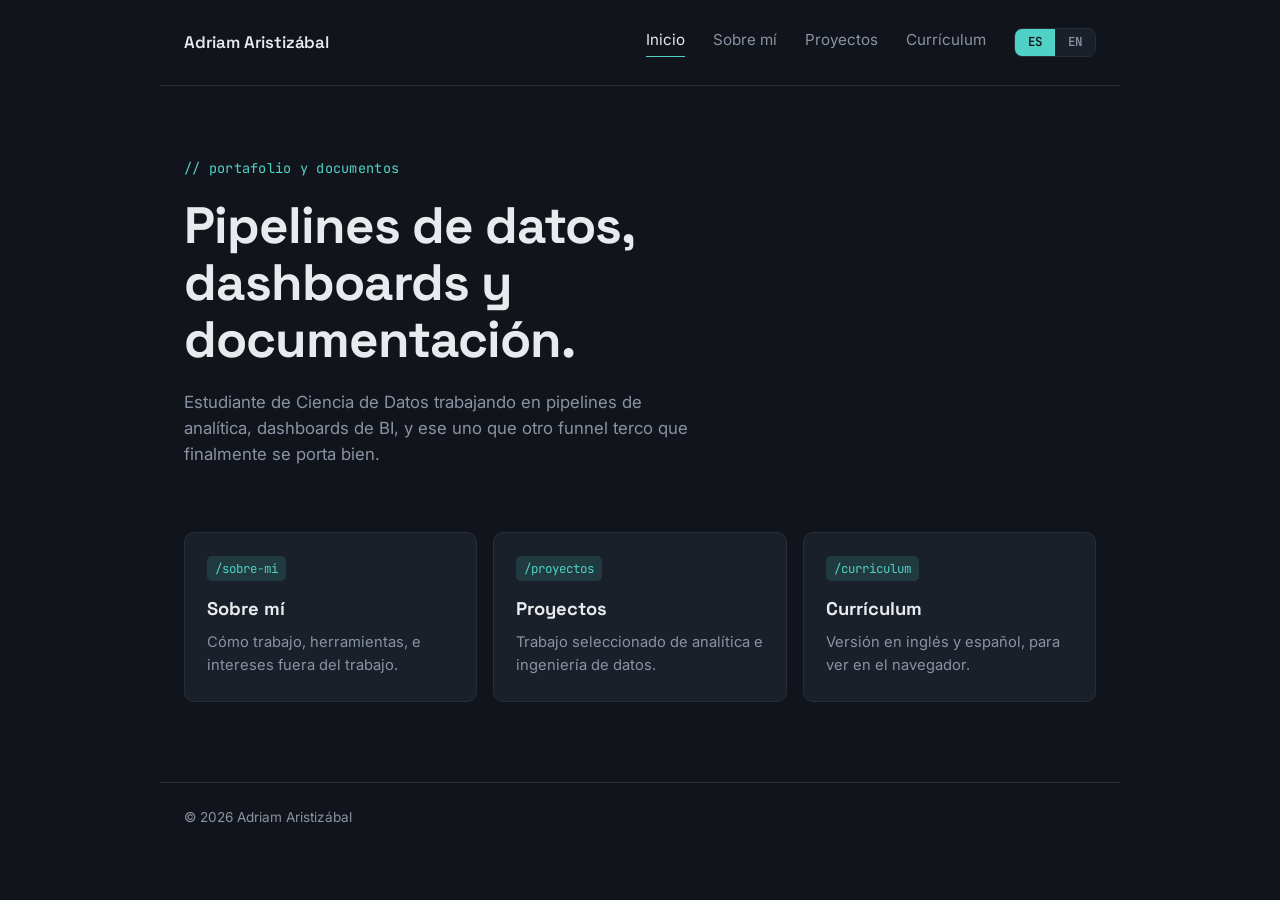
<file: index.html>
<!doctype html>
<html lang="es">
<head>
  <meta charset="UTF-8">
  <meta name="viewport" content="width=device-width, initial-scale=1.0">
  <title>Adriam Aristizábal — Portafolio</title>
  <meta name="description" content="Portafolio y documentos de Adriam Aristizábal.">
  <link rel="preconnect" href="https://fonts.googleapis.com">
  <link rel="preconnect" href="https://fonts.gstatic.com" crossorigin>
  <link href="https://fonts.googleapis.com/css2?family=Space+Grotesk:wght@500;600;700&family=Inter:wght@400;500;600&family=JetBrains+Mono:wght@400;500&display=swap" rel="stylesheet">
  <link rel="stylesheet" href="style.css">
</head>
<body>

  <header class="site-header">
    <a class="brand" href="index.html">Adriam Aristizábal</a>
    <div class="header-right">
      <nav class="nav">
        <a href="index.html" aria-current="page">Inicio</a>
        <a href="about.html">Sobre mí</a>
        <a href="projects.html">Proyectos</a>
        <a href="documents.html">Currículum</a>
      </nav>
      <div class="lang-switch">
        <span class="lang-current">ES</span>
        <a class="lang-option" href="en/index.html">EN</a>
      </div>
    </div>
  </header>

  <main>
    <section class="hero">
      <p class="eyebrow">// portafolio y documentos</p>
      <h1>Pipelines de datos,<br>dashboards y<br>documentación.</h1>
      <p class="hero-sub">Estudiante de Ciencia de Datos trabajando en pipelines de analítica, dashboards de BI, y ese uno que otro funnel terco que finalmente se porta bien.</p>
    </section>

    <section class="cards">
      <a class="card" href="about.html">
        <span class="card-path">/sobre-mi</span>
        <h2>Sobre mí</h2>
        <p>Cómo trabajo, herramientas, e intereses fuera del trabajo.</p>
      </a>
      <a class="card" href="projects.html">
        <span class="card-path">/proyectos</span>
        <h2>Proyectos</h2>
        <p>Trabajo seleccionado de analítica e ingeniería de datos.</p>
      </a>
      <a class="card" href="documents.html">
        <span class="card-path">/curriculum</span>
        <h2>Currículum</h2>
        <p>Versión en inglés y español, para ver en el navegador.</p>
      </a>
    </section>
  </main>

  <footer class="site-footer">
    <span>&copy; <span id="year"></span> Adriam Aristizábal</span>
  </footer>

  <script>document.getElementById('year').textContent = new Date().getFullYear();</script>
</body>
</html>
</file>
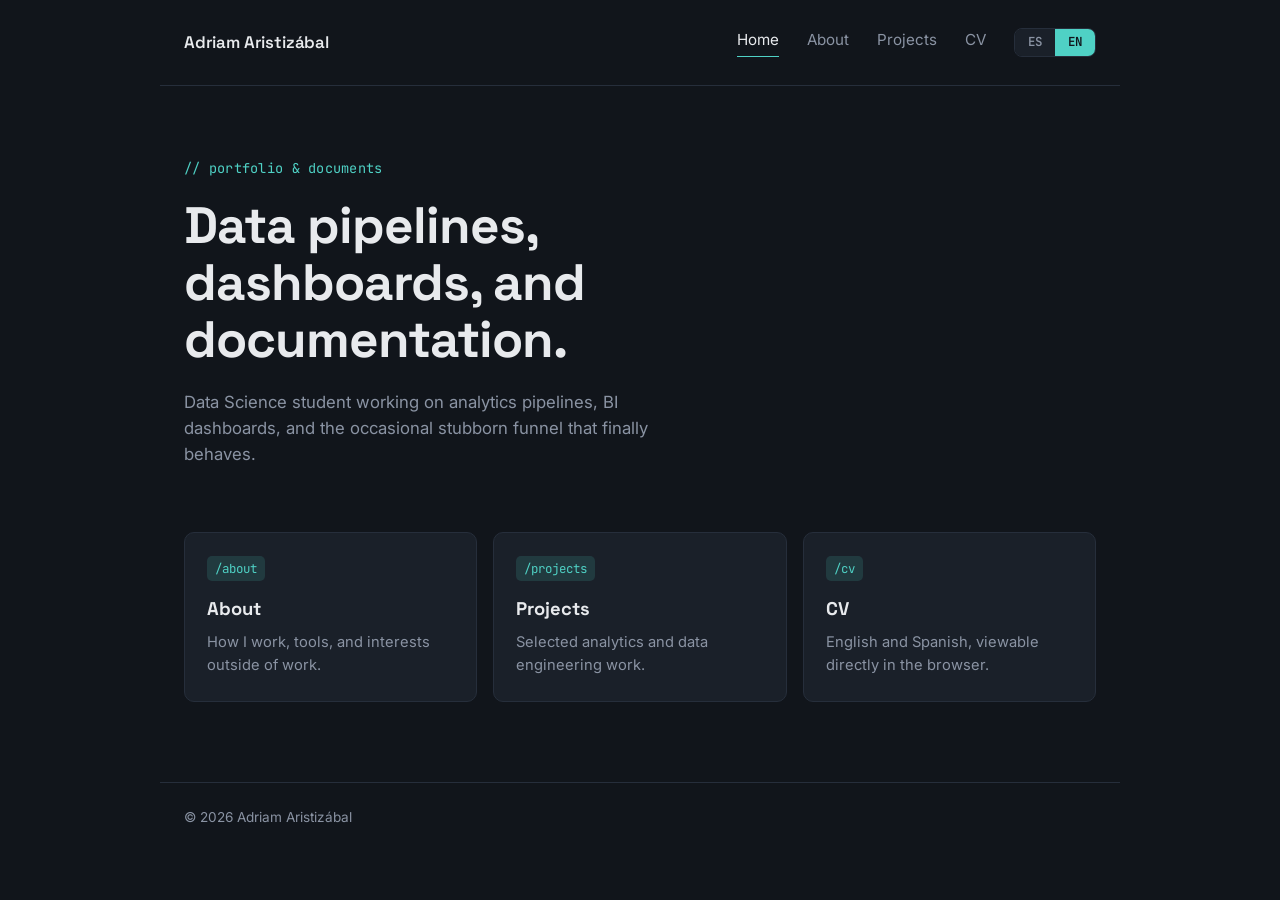
<file: en/index.html>
<!doctype html>
<html lang="en">
<head>
  <meta charset="UTF-8">
  <meta name="viewport" content="width=device-width, initial-scale=1.0">
  <title>Adriam Aristizábal — Portfolio</title>
  <meta name="description" content="Portfolio and documents for Adriam Aristizábal.">
  <link rel="preconnect" href="https://fonts.googleapis.com">
  <link rel="preconnect" href="https://fonts.gstatic.com" crossorigin>
  <link href="https://fonts.googleapis.com/css2?family=Space+Grotesk:wght@500;600;700&family=Inter:wght@400;500;600&family=JetBrains+Mono:wght@400;500&display=swap" rel="stylesheet">
  <link rel="stylesheet" href="../style.css">
</head>
<body>

  <header class="site-header">
    <a class="brand" href="index.html">Adriam Aristizábal</a>
    <div class="header-right">
      <nav class="nav">
        <a href="index.html" aria-current="page">Home</a>
        <a href="about.html">About</a>
        <a href="projects.html">Projects</a>
        <a href="documents.html">CV</a>
      </nav>
      <div class="lang-switch">
        <a class="lang-option" href="../index.html">ES</a>
        <span class="lang-current">EN</span>
      </div>
    </div>
  </header>

  <main>
    <section class="hero">
      <p class="eyebrow">// portfolio &amp; documents</p>
      <h1>Data pipelines,<br>dashboards, and<br>documentation.</h1>
      <p class="hero-sub">Data Science student working on analytics pipelines, BI dashboards, and the occasional stubborn funnel that finally behaves.</p>
    </section>

    <section class="cards">
      <a class="card" href="about.html">
        <span class="card-path">/about</span>
        <h2>About</h2>
        <p>How I work, tools, and interests outside of work.</p>
      </a>
      <a class="card" href="projects.html">
        <span class="card-path">/projects</span>
        <h2>Projects</h2>
        <p>Selected analytics and data engineering work.</p>
      </a>
      <a class="card" href="documents.html">
        <span class="card-path">/cv</span>
        <h2>CV</h2>
        <p>English and Spanish, viewable directly in the browser.</p>
      </a>
    </section>
  </main>

  <footer class="site-footer">
    <span>&copy; <span id="year"></span> Adriam Aristizábal</span>
  </footer>

  <script>document.getElementById('year').textContent = new Date().getFullYear();</script>
</body>
</html>
</file>
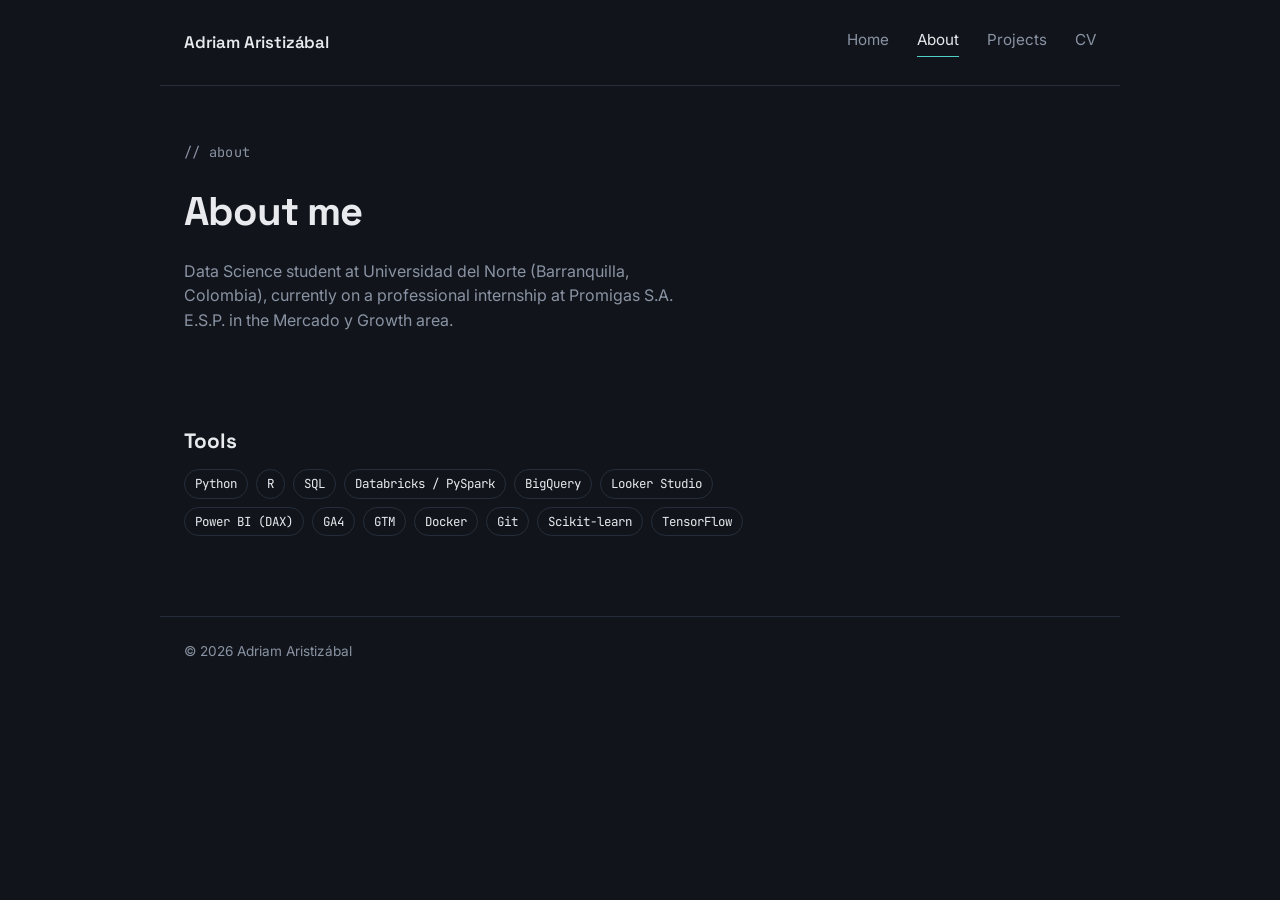
<file: about.html>
<!doctype html>
<html lang="es">
<head>
  <meta charset="UTF-8">
  <meta name="viewport" content="width=device-width, initial-scale=1.0">
  <title>About — Adriam Aristizábal</title>
  <link rel="preconnect" href="https://fonts.googleapis.com">
  <link rel="preconnect" href="https://fonts.gstatic.com" crossorigin>
  <link href="https://fonts.googleapis.com/css2?family=Space+Grotesk:wght@500;600;700&family=Inter:wght@400;500;600&family=JetBrains+Mono:wght@400;500&display=swap" rel="stylesheet">
  <link rel="stylesheet" href="style.css">
</head>
<body>

  <header class="site-header">
    <a class="brand" href="index.html">Adriam Aristizábal</a>
    <nav class="nav">
      <a href="index.html">Home</a>
      <a href="about.html" aria-current="page">About</a>
      <a href="projects.html">Projects</a>
      <a href="documents.html">CV</a>
    </nav>
  </header>

  <main>
    <section class="page-hero">
      <p class="eyebrow">// about</p>
      <h1>About me</h1>
      <p>Data Science student at Universidad del Norte (Barranquilla, Colombia), currently on a professional internship at Promigas S.A. E.S.P. in the Mercado y Growth area.</p>
    </section>

    <section class="content-block">
      <h2>Tools</h2>
      <div class="tag-row">
        <span class="tag">Python</span>
        <span class="tag">R</span>
        <span class="tag">SQL</span>
        <span class="tag">Databricks / PySpark</span>
        <span class="tag">BigQuery</span>
        <span class="tag">Looker Studio</span>
        <span class="tag">Power BI (DAX)</span>
        <span class="tag">GA4</span>
        <span class="tag">GTM</span>
        <span class="tag">Docker</span>
        <span class="tag">Git</span>
        <span class="tag">Scikit-learn</span>
        <span class="tag">TensorFlow</span>
      </div>
    </section>
  </main>

  <footer class="site-footer">
    <span>&copy; <span id="year"></span> Adriam Aristizábal</span>
  </footer>

  <script>document.getElementById('year').textContent = new Date().getFullYear();</script>
</body>
</html>
</file>
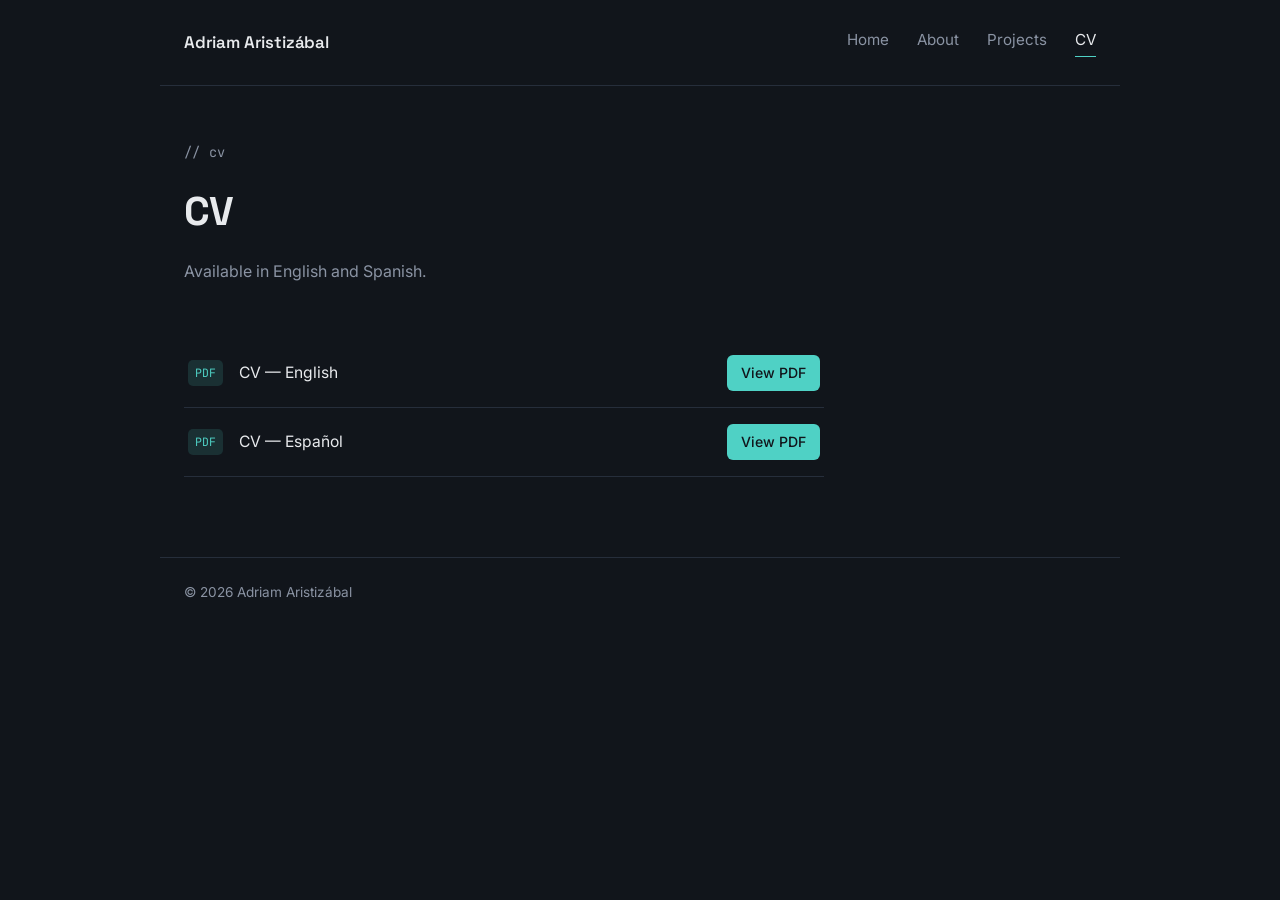
<file: documents.html>
<!doctype html>
<html lang="es">
<head>
  <meta charset="UTF-8">
  <meta name="viewport" content="width=device-width, initial-scale=1.0">
  <title>CV — Adriam Aristizábal</title>
  <link rel="preconnect" href="https://fonts.googleapis.com">
  <link rel="preconnect" href="https://fonts.gstatic.com" crossorigin>
  <link href="https://fonts.googleapis.com/css2?family=Space+Grotesk:wght@500;600;700&family=Inter:wght@400;500;600&family=JetBrains+Mono:wght@400;500&display=swap" rel="stylesheet">
  <link rel="stylesheet" href="style.css">
</head>
<body>

  <header class="site-header">
    <a class="brand" href="index.html">Adriam Aristizábal</a>
    <nav class="nav">
      <a href="index.html">Home</a>
      <a href="about.html">About</a>
      <a href="projects.html">Projects</a>
      <a href="documents.html" aria-current="page">CV</a>
    </nav>
  </header>

  <main>
    <section class="page-hero">
      <p class="eyebrow">// cv</p>
      <h1>CV</h1>
      <p>Available in English and Spanish.</p>
    </section>

    <section class="doc-list">
      <div class="doc-row">
        <span class="doc-icon">PDF</span>
        <div class="doc-info">
          <span class="doc-name">CV — English</span>
        </div>
        <a class="doc-download" href="pdfs/Adriam_Aristizabal_EN.pdf" target="_blank" rel="noopener">View PDF</a>
      </div>

      <div class="doc-row">
        <span class="doc-icon">PDF</span>
        <div class="doc-info">
          <span class="doc-name">CV — Español</span>
        </div>
        <a class="doc-download" href="pdfs/Adriam_Aristizabal_ES.pdf" target="_blank" rel="noopener">View PDF</a>
      </div>
    </section>
  </main>

  <footer class="site-footer">
    <span>&copy; <span id="year"></span> Adriam Aristizábal</span>
  </footer>

  <script>document.getElementById('year').textContent = new Date().getFullYear();</script>
</body>
</html>
</file>
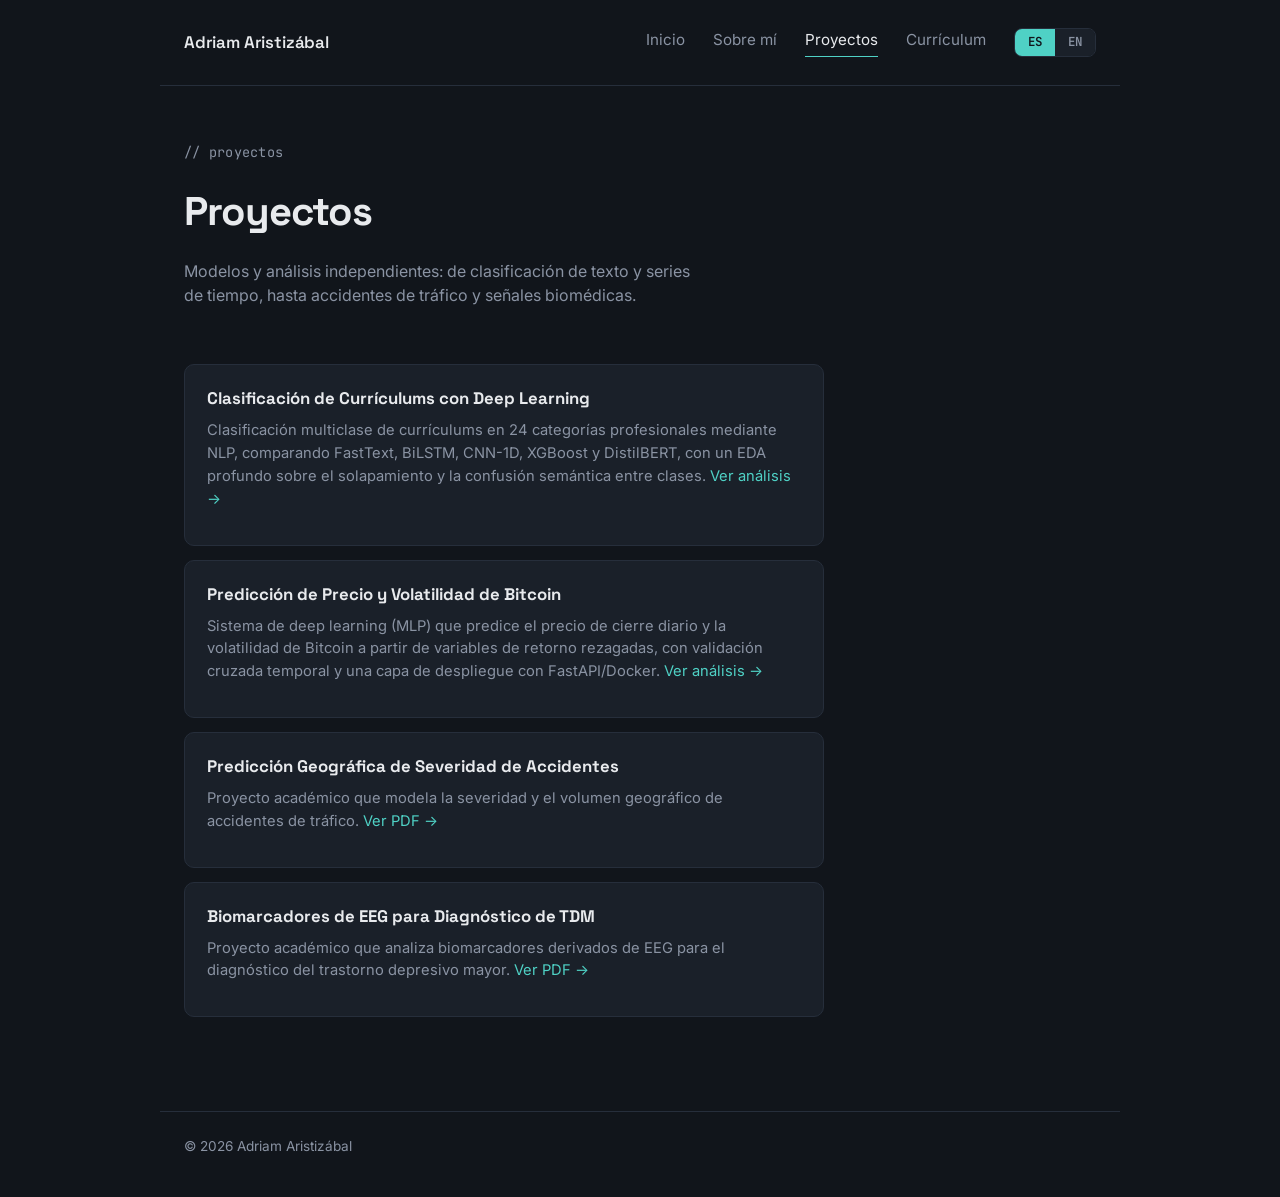
<file: projects.html>
<!doctype html>
<html lang="es">
<head>
  <meta charset="UTF-8">
  <meta name="viewport" content="width=device-width, initial-scale=1.0">
  <title>Proyectos — Adriam Aristizábal</title>
  <link rel="preconnect" href="https://fonts.googleapis.com">
  <link rel="preconnect" href="https://fonts.gstatic.com" crossorigin>
  <link href="https://fonts.googleapis.com/css2?family=Space+Grotesk:wght@500;600;700&family=Inter:wght@400;500;600&family=JetBrains+Mono:wght@400;500&display=swap" rel="stylesheet">
  <link rel="stylesheet" href="style.css">
</head>
<body>

  <header class="site-header">
    <a class="brand" href="index.html">Adriam Aristizábal</a>
    <div class="header-right">
      <nav class="nav">
        <a href="index.html">Inicio</a>
        <a href="about.html">Sobre mí</a>
        <a href="projects.html" aria-current="page">Proyectos</a>
        <a href="documents.html">Currículum</a>
      </nav>
      <div class="lang-switch">
        <span class="lang-current">ES</span>
        <a class="lang-option" href="en/projects.html">EN</a>
      </div>
    </div>
  </header>

  <main>
    <section class="page-hero">
      <p class="eyebrow">// proyectos</p>
      <h1>Proyectos</h1>
      <p>Modelos y análisis independientes: de clasificación de texto y series de tiempo, hasta accidentes de tráfico y señales biomédicas.</p>
    </section>

    <section class="content-block">
      <div class="project-row">
        <h3>Clasificación de Currículums con Deep Learning</h3>
        <p>Clasificación multiclase de currículums en 24 categorías profesionales mediante NLP, comparando FastText, BiLSTM, CNN-1D, XGBoost y DistilBERT, con un EDA profundo sobre el solapamiento y la confusión semántica entre clases. <a href="https://ansemon.github.io/DLP2/general_analysis.html" target="_blank" rel="noopener" style="color:var(--accent)">Ver análisis →</a></p>
      </div>

      <div class="project-row">
        <h3>Predicción de Precio y Volatilidad de Bitcoin</h3>
        <p>Sistema de deep learning (MLP) que predice el precio de cierre diario y la volatilidad de Bitcoin a partir de variables de retorno rezagadas, con validación cruzada temporal y una capa de despliegue con FastAPI/Docker. <a href="https://ansemon.github.io/proybtc/intro.html" target="_blank" rel="noopener" style="color:var(--accent)">Ver análisis →</a></p>
      </div>

      <div class="project-row">
        <h3>Predicción Geográfica de Severidad de Accidentes</h3>
        <p>Proyecto académico que modela la severidad y el volumen geográfico de accidentes de tráfico. <a href="pdfs/Prediccion geografica de severidad y volumen de accidentes de trafico.pdf" target="_blank" rel="noopener" style="color:var(--accent)">Ver PDF →</a></p>
      </div>

      <div class="project-row">
        <h3>Biomarcadores de EEG para Diagnóstico de TDM</h3>
        <p>Proyecto académico que analiza biomarcadores derivados de EEG para el diagnóstico del trastorno depresivo mayor. <a href="pdfs/Analisis de  biomarcadores para el diagnostico de trastorno depresivo mayor.pdf" target="_blank" rel="noopener" style="color:var(--accent)">Ver PDF →</a></p>
      </div>
    </section>
  </main>

  <footer class="site-footer">
    <span>&copy; <span id="year"></span> Adriam Aristizábal</span>
  </footer>

  <script>document.getElementById('year').textContent = new Date().getFullYear();</script>
</body>
</html>
</file>
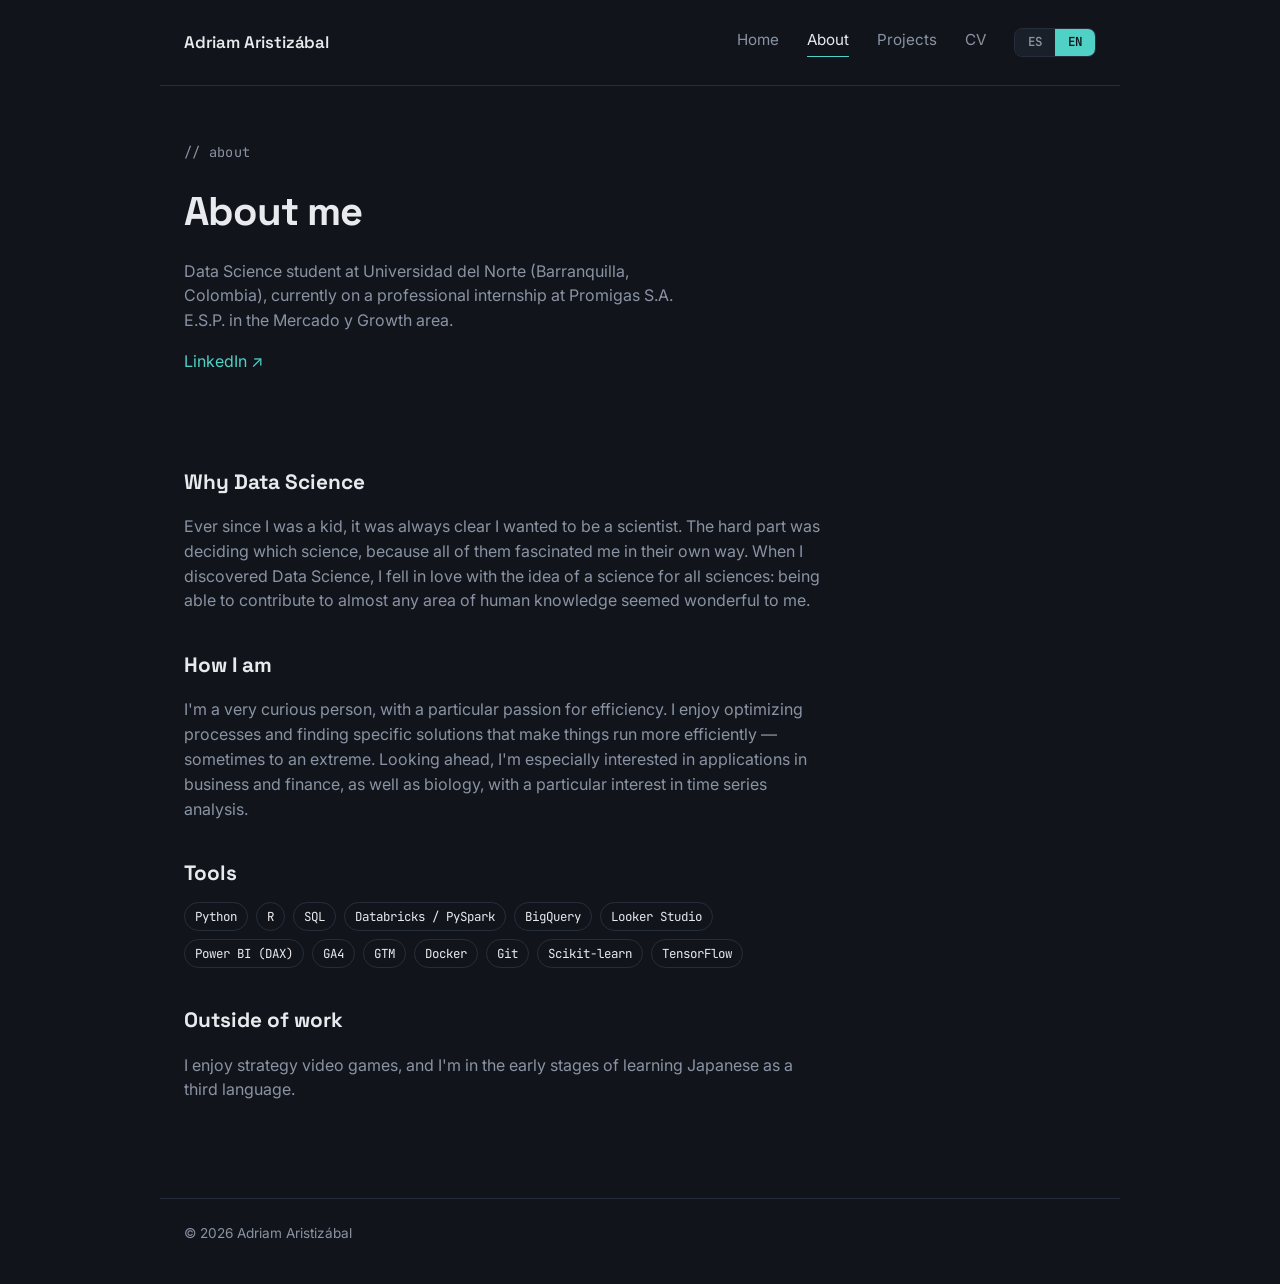
<file: en/about.html>
<!doctype html>
<html lang="en">
<head>
  <meta charset="UTF-8">
  <meta name="viewport" content="width=device-width, initial-scale=1.0">
  <title>About — Adriam Aristizábal</title>
  <link rel="preconnect" href="https://fonts.googleapis.com">
  <link rel="preconnect" href="https://fonts.gstatic.com" crossorigin>
  <link href="https://fonts.googleapis.com/css2?family=Space+Grotesk:wght@500;600;700&family=Inter:wght@400;500;600&family=JetBrains+Mono:wght@400;500&display=swap" rel="stylesheet">
  <link rel="stylesheet" href="../style.css">
</head>
<body>

  <header class="site-header">
    <a class="brand" href="index.html">Adriam Aristizábal</a>
    <div class="header-right">
      <nav class="nav">
        <a href="index.html">Home</a>
        <a href="about.html" aria-current="page">About</a>
        <a href="projects.html">Projects</a>
        <a href="documents.html">CV</a>
      </nav>
      <div class="lang-switch">
        <a class="lang-option" href="../about.html">ES</a>
        <span class="lang-current">EN</span>
      </div>
    </div>
  </header>

  <main>
    <section class="page-hero">
      <p class="eyebrow">// about</p>
      <h1>About me</h1>
      <p>Data Science student at Universidad del Norte (Barranquilla, Colombia), currently on a professional internship at Promigas S.A. E.S.P. in the Mercado y Growth area.</p>
      <p><a href="https://www.linkedin.com/in/adriam-aristizabal-225b82191" target="_blank" rel="noopener" style="color:var(--accent)">LinkedIn ↗</a></p>
    </section>

    <section class="content-block">
      <h2>Why Data Science</h2>
      <p>Ever since I was a kid, it was always clear I wanted to be a scientist. The hard part was deciding which science, because all of them fascinated me in their own way. When I discovered Data Science, I fell in love with the idea of a science for all sciences: being able to contribute to almost any area of human knowledge seemed wonderful to me.</p>

      <h2>How I am</h2>
      <p>I'm a very curious person, with a particular passion for efficiency. I enjoy optimizing processes and finding specific solutions that make things run more efficiently — sometimes to an extreme. Looking ahead, I'm especially interested in applications in business and finance, as well as biology, with a particular interest in time series analysis.</p>

      <h2>Tools</h2>
      <div class="tag-row">
        <span class="tag">Python</span>
        <span class="tag">R</span>
        <span class="tag">SQL</span>
        <span class="tag">Databricks / PySpark</span>
        <span class="tag">BigQuery</span>
        <span class="tag">Looker Studio</span>
        <span class="tag">Power BI (DAX)</span>
        <span class="tag">GA4</span>
        <span class="tag">GTM</span>
        <span class="tag">Docker</span>
        <span class="tag">Git</span>
        <span class="tag">Scikit-learn</span>
        <span class="tag">TensorFlow</span>
      </div>

      <h2>Outside of work</h2>
      <p>I enjoy strategy video games, and I'm in the early stages of learning Japanese as a third language.</p>
    </section>
  </main>

  <footer class="site-footer">
    <span>&copy; <span id="year"></span> Adriam Aristizábal</span>
  </footer>

  <script>document.getElementById('year').textContent = new Date().getFullYear();</script>
</body>
</html>
</file>
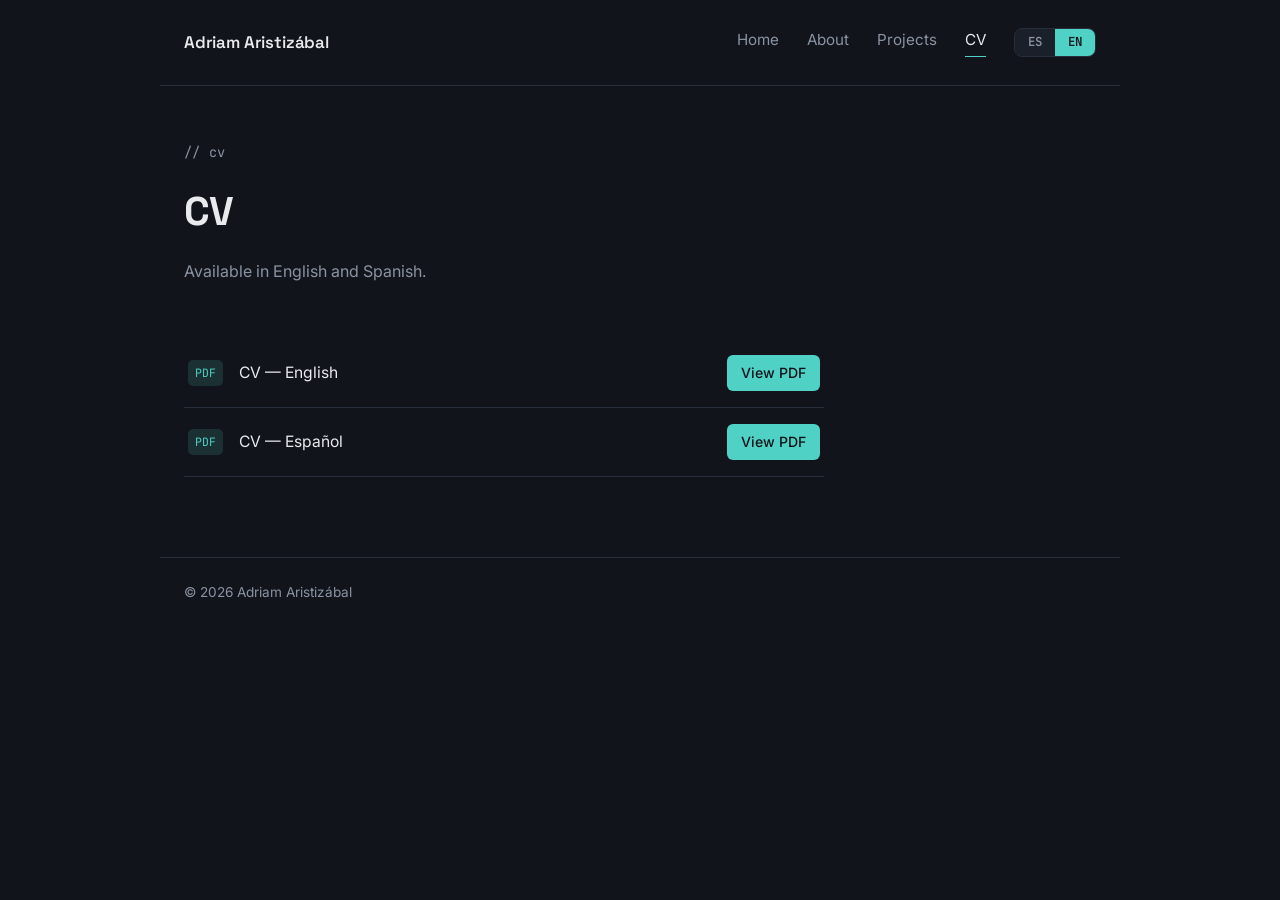
<file: en/documents.html>
<!doctype html>
<html lang="en">
<head>
  <meta charset="UTF-8">
  <meta name="viewport" content="width=device-width, initial-scale=1.0">
  <title>CV — Adriam Aristizábal</title>
  <link rel="preconnect" href="https://fonts.googleapis.com">
  <link rel="preconnect" href="https://fonts.gstatic.com" crossorigin>
  <link href="https://fonts.googleapis.com/css2?family=Space+Grotesk:wght@500;600;700&family=Inter:wght@400;500;600&family=JetBrains+Mono:wght@400;500&display=swap" rel="stylesheet">
  <link rel="stylesheet" href="../style.css">
</head>
<body>

  <header class="site-header">
    <a class="brand" href="index.html">Adriam Aristizábal</a>
    <div class="header-right">
      <nav class="nav">
        <a href="index.html">Home</a>
        <a href="about.html">About</a>
        <a href="projects.html">Projects</a>
        <a href="documents.html" aria-current="page">CV</a>
      </nav>
      <div class="lang-switch">
        <a class="lang-option" href="../documents.html">ES</a>
        <span class="lang-current">EN</span>
      </div>
    </div>
  </header>

  <main>
    <section class="page-hero">
      <p class="eyebrow">// cv</p>
      <h1>CV</h1>
      <p>Available in English and Spanish.</p>
    </section>

    <section class="doc-list">
      <div class="doc-row">
        <span class="doc-icon">PDF</span>
        <div class="doc-info">
          <span class="doc-name">CV — English</span>
        </div>
        <a class="doc-download" href="../pdfs/Adriam_Aristizabal_EN.pdf" target="_blank" rel="noopener">View PDF</a>
      </div>

      <div class="doc-row">
        <span class="doc-icon">PDF</span>
        <div class="doc-info">
          <span class="doc-name">CV — Español</span>
        </div>
        <a class="doc-download" href="../pdfs/Adriam_Aristizabal_ES.pdf" target="_blank" rel="noopener">View PDF</a>
      </div>
    </section>
  </main>

  <footer class="site-footer">
    <span>&copy; <span id="year"></span> Adriam Aristizábal</span>
  </footer>

  <script>document.getElementById('year').textContent = new Date().getFullYear();</script>
</body>
</html>
</file>
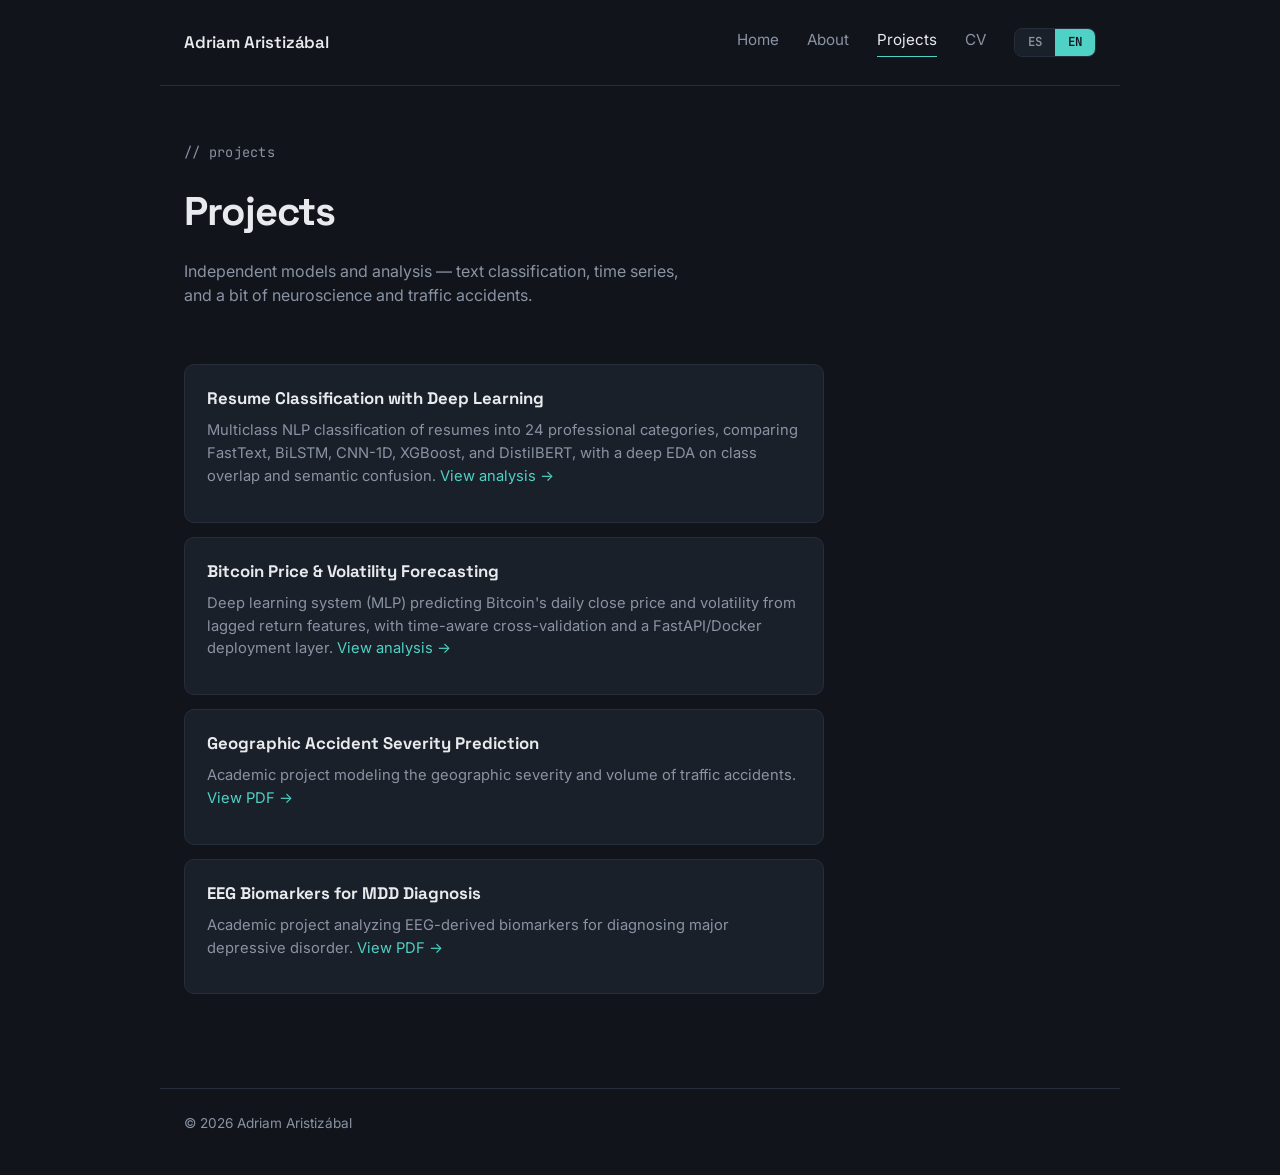
<file: en/projects.html>
<!doctype html>
<html lang="en">
<head>
  <meta charset="UTF-8">
  <meta name="viewport" content="width=device-width, initial-scale=1.0">
  <title>Projects — Adriam Aristizábal</title>
  <link rel="preconnect" href="https://fonts.googleapis.com">
  <link rel="preconnect" href="https://fonts.gstatic.com" crossorigin>
  <link href="https://fonts.googleapis.com/css2?family=Space+Grotesk:wght@500;600;700&family=Inter:wght@400;500;600&family=JetBrains+Mono:wght@400;500&display=swap" rel="stylesheet">
  <link rel="stylesheet" href="../style.css">
</head>
<body>

  <header class="site-header">
    <a class="brand" href="index.html">Adriam Aristizábal</a>
    <div class="header-right">
      <nav class="nav">
        <a href="index.html">Home</a>
        <a href="about.html">About</a>
        <a href="projects.html" aria-current="page">Projects</a>
        <a href="documents.html">CV</a>
      </nav>
      <div class="lang-switch">
        <a class="lang-option" href="../projects.html">ES</a>
        <span class="lang-current">EN</span>
      </div>
    </div>
  </header>

  <main>
    <section class="page-hero">
      <p class="eyebrow">// projects</p>
      <h1>Projects</h1>
      <p>Independent models and analysis — text classification, time series, and a bit of neuroscience and traffic accidents.</p>
    </section>

    <section class="content-block">
      <div class="project-row">
        <h3>Resume Classification with Deep Learning</h3>
        <p>Multiclass NLP classification of resumes into 24 professional categories, comparing FastText, BiLSTM, CNN-1D, XGBoost, and DistilBERT, with a deep EDA on class overlap and semantic confusion. <a href="https://ansemon.github.io/DLP2/general_analysis.html" target="_blank" rel="noopener" style="color:var(--accent)">View analysis →</a></p>
      </div>

      <div class="project-row">
        <h3>Bitcoin Price &amp; Volatility Forecasting</h3>
        <p>Deep learning system (MLP) predicting Bitcoin's daily close price and volatility from lagged return features, with time-aware cross-validation and a FastAPI/Docker deployment layer. <a href="https://ansemon.github.io/proybtc/intro.html" target="_blank" rel="noopener" style="color:var(--accent)">View analysis →</a></p>
      </div>

      <div class="project-row">
        <h3>Geographic Accident Severity Prediction</h3>
        <p>Academic project modeling the geographic severity and volume of traffic accidents. <a href="../pdfs/Prediccion geografica de severidad y volumen de accidentes de trafico.pdf" target="_blank" rel="noopener" style="color:var(--accent)">View PDF →</a></p>
      </div>

      <div class="project-row">
        <h3>EEG Biomarkers for MDD Diagnosis</h3>
        <p>Academic project analyzing EEG-derived biomarkers for diagnosing major depressive disorder. <a href="../pdfs/Analisis de  biomarcadores para el diagnostico de trastorno depresivo mayor.pdf" target="_blank" rel="noopener" style="color:var(--accent)">View PDF →</a></p>
      </div>
    </section>
  </main>

  <footer class="site-footer">
    <span>&copy; <span id="year"></span> Adriam Aristizábal</span>
  </footer>

  <script>document.getElementById('year').textContent = new Date().getFullYear();</script>
</body>
</html>
</file>
<file: style.css>
/* ============================================
   Tokens
   ============================================ */
:root {
  --bg: #11151b;
  --surface: #1a2029;
  --surface-hover: #212a37;
  --border: #262e3b;
  --text: #e8eaed;
  --text-muted: #8a93a3;
  --accent: #4fd1c5;
  --accent-dim: rgba(79, 209, 197, 0.14);

  --font-display: 'Space Grotesk', 'Segoe UI', sans-serif;
  --font-body: 'Inter', 'Segoe UI', sans-serif;
  --font-mono: 'JetBrains Mono', 'Courier New', monospace;
}

* { box-sizing: border-box; }

html { scroll-behavior: smooth; }

body {
  margin: 0;
  background: var(--bg);
  color: var(--text);
  font-family: var(--font-body);
  line-height: 1.55;
  -webkit-font-smoothing: antialiased;
}

a { color: inherit; text-decoration: none; }

img { max-width: 100%; display: block; }

/* ============================================
   Header / Nav
   ============================================ */
.site-header {
  display: flex;
  align-items: center;
  justify-content: space-between;
  max-width: 960px;
  margin: 0 auto;
  padding: 28px 24px;
  border-bottom: 1px solid var(--border);
}

.brand {
  font-family: var(--font-display);
  font-weight: 600;
  font-size: 1.05rem;
  letter-spacing: -0.01em;
}

.nav {
  display: flex;
  gap: 28px;
  font-size: 0.95rem;
}

.nav a {
  color: var(--text-muted);
  transition: color 0.15s ease;
  padding-bottom: 4px;
  border-bottom: 1px solid transparent;
}

.nav a:hover,
.nav a[aria-current="page"] {
  color: var(--text);
  border-bottom-color: var(--accent);
}

.header-right {
  display: flex;
  align-items: center;
  gap: 28px;
}

.lang-switch {
  display: flex;
  align-items: center;
  border: 1px solid var(--border);
  border-radius: 8px;
  overflow: hidden;
  font-family: var(--font-mono);
  font-size: 0.78rem;
  font-weight: 600;
  flex-shrink: 0;
}

.lang-switch span,
.lang-switch a {
  padding: 7px 13px;
  line-height: 1;
}

.lang-current {
  background: var(--accent);
  color: var(--bg);
}

.lang-option {
  color: var(--text-muted);
  background: var(--surface);
  transition: color 0.15s ease, background 0.15s ease;
}

.lang-option:hover {
  color: var(--text);
  background: var(--surface-hover);
}

/* ============================================
   Main / Hero
   ============================================ */
main {
  max-width: 960px;
  margin: 0 auto;
  padding: 0 24px;
}

.hero {
  padding: 72px 0 48px;
  max-width: 640px;
}

.eyebrow {
  font-family: var(--font-mono);
  color: var(--accent);
  font-size: 0.85rem;
  margin: 0 0 18px;
  letter-spacing: 0.02em;
}

.hero h1 {
  font-family: var(--font-display);
  font-size: clamp(2.2rem, 5vw, 3.2rem);
  line-height: 1.12;
  letter-spacing: -0.02em;
  margin: 0 0 20px;
}

.hero-sub {
  color: var(--text-muted);
  font-size: 1.05rem;
  max-width: 46ch;
}

.page-hero {
  padding: 56px 0 40px;
  max-width: 640px;
}

.page-hero h1 {
  font-family: var(--font-display);
  font-size: clamp(1.9rem, 4vw, 2.5rem);
  letter-spacing: -0.02em;
  margin: 0 0 14px;
}

.page-hero p {
  color: var(--text-muted);
  max-width: 52ch;
}

/* ============================================
   Cards (index nav)
   ============================================ */
.cards {
  display: grid;
  grid-template-columns: repeat(auto-fit, minmax(220px, 1fr));
  gap: 16px;
  padding-bottom: 80px;
}

.card {
  display: block;
  background: var(--surface);
  border: 1px solid var(--border);
  border-radius: 10px;
  padding: 22px 22px 24px;
  transition: background 0.15s ease, border-color 0.15s ease, transform 0.15s ease;
}

.card:hover {
  background: var(--surface-hover);
  border-color: var(--accent);
  transform: translateY(-2px);
}

.card-path {
  display: inline-block;
  font-family: var(--font-mono);
  font-size: 0.78rem;
  color: var(--accent);
  background: var(--accent-dim);
  padding: 3px 8px;
  border-radius: 5px;
  margin-bottom: 14px;
}

.card h2 {
  font-family: var(--font-display);
  font-size: 1.15rem;
  margin: 0 0 8px;
}

.card p {
  color: var(--text-muted);
  font-size: 0.92rem;
  margin: 0;
}

/* ============================================
   About / Projects content
   ============================================ */
.content-block {
  padding-bottom: 80px;
  max-width: 640px;
}

.content-block h2 {
  font-family: var(--font-display);
  font-size: 1.3rem;
  margin: 36px 0 12px;
}

.content-block p {
  color: var(--text-muted);
}

.tag-row {
  display: flex;
  flex-wrap: wrap;
  gap: 8px;
  margin-top: 8px;
}

.tag {
  font-family: var(--font-mono);
  font-size: 0.78rem;
  color: var(--text);
  border: 1px solid var(--border);
  padding: 4px 10px;
  border-radius: 999px;
}

.project-row {
  border: 1px solid var(--border);
  border-radius: 10px;
  padding: 20px 22px;
  margin-bottom: 14px;
  background: var(--surface);
}

.project-row h3 {
  font-family: var(--font-display);
  font-size: 1.05rem;
  margin: 0 0 8px;
}

.project-row p {
  color: var(--text-muted);
  font-size: 0.92rem;
  margin: 0 0 14px;
}

/* ============================================
   Embedded PDF viewer
   ============================================ */
.pdf-embed {
  border: 1px solid var(--border);
  border-radius: 10px;
  overflow: hidden;
  background: var(--surface);
  margin-bottom: 14px;
}

.pdf-embed-bar {
  display: flex;
  justify-content: space-between;
  align-items: center;
  gap: 12px;
  padding: 10px 14px;
  border-bottom: 1px solid var(--border);
  font-family: var(--font-mono);
  font-size: 0.78rem;
  color: var(--text-muted);
}

.pdf-embed-bar span {
  overflow: hidden;
  text-overflow: ellipsis;
  white-space: nowrap;
}

.pdf-embed-bar a {
  flex-shrink: 0;
}

.pdf-embed iframe {
  width: 100%;
  height: 70vh;
  max-height: 850px;
  border: none;
  display: block;
  background: #ffffff;
}

/* ============================================
   Documents (PDF list)
   ============================================ */
.doc-list {
  padding-bottom: 80px;
  max-width: 640px;
}

.doc-row {
  display: flex;
  align-items: center;
  gap: 16px;
  padding: 16px 4px;
  border-bottom: 1px solid var(--border);
}

.doc-icon {
  font-family: var(--font-mono);
  font-size: 0.72rem;
  color: var(--accent);
  background: var(--accent-dim);
  padding: 4px 7px;
  border-radius: 5px;
  flex-shrink: 0;
}

.doc-info {
  flex: 1;
  min-width: 0;
}

.doc-name {
  display: block;
  font-size: 0.98rem;
}

.doc-meta {
  display: block;
  font-family: var(--font-mono);
  font-size: 0.78rem;
  color: var(--text-muted);
  margin-top: 2px;
}

.doc-download {
  font-size: 0.88rem;
  color: var(--bg);
  background: var(--accent);
  padding: 7px 14px;
  border-radius: 6px;
  font-weight: 500;
  transition: opacity 0.15s ease;
  flex-shrink: 0;
}

.doc-download:hover { opacity: 0.85; }

.doc-note {
  font-family: var(--font-mono);
  font-size: 0.82rem;
  color: var(--text-muted);
  border: 1px dashed var(--border);
  border-radius: 8px;
  padding: 14px 16px;
  margin-top: 24px;
}

/* ============================================
   Footer
   ============================================ */
.site-footer {
  max-width: 960px;
  margin: 0 auto;
  padding: 24px 24px 40px;
  color: var(--text-muted);
  font-size: 0.85rem;
  border-top: 1px solid var(--border);
}

/* ============================================
   Accessibility / motion
   ============================================ */
a:focus-visible,
button:focus-visible {
  outline: 2px solid var(--accent);
  outline-offset: 2px;
}

@media (prefers-reduced-motion: reduce) {
  * { transition: none !important; }
  html { scroll-behavior: auto; }
}

@media (max-width: 640px) {
  .site-header { flex-direction: column; align-items: flex-start; gap: 14px; }
  .header-right { flex-wrap: wrap; gap: 16px; }
  .nav { gap: 20px; }
  .doc-row { flex-wrap: wrap; }
}
</file>
